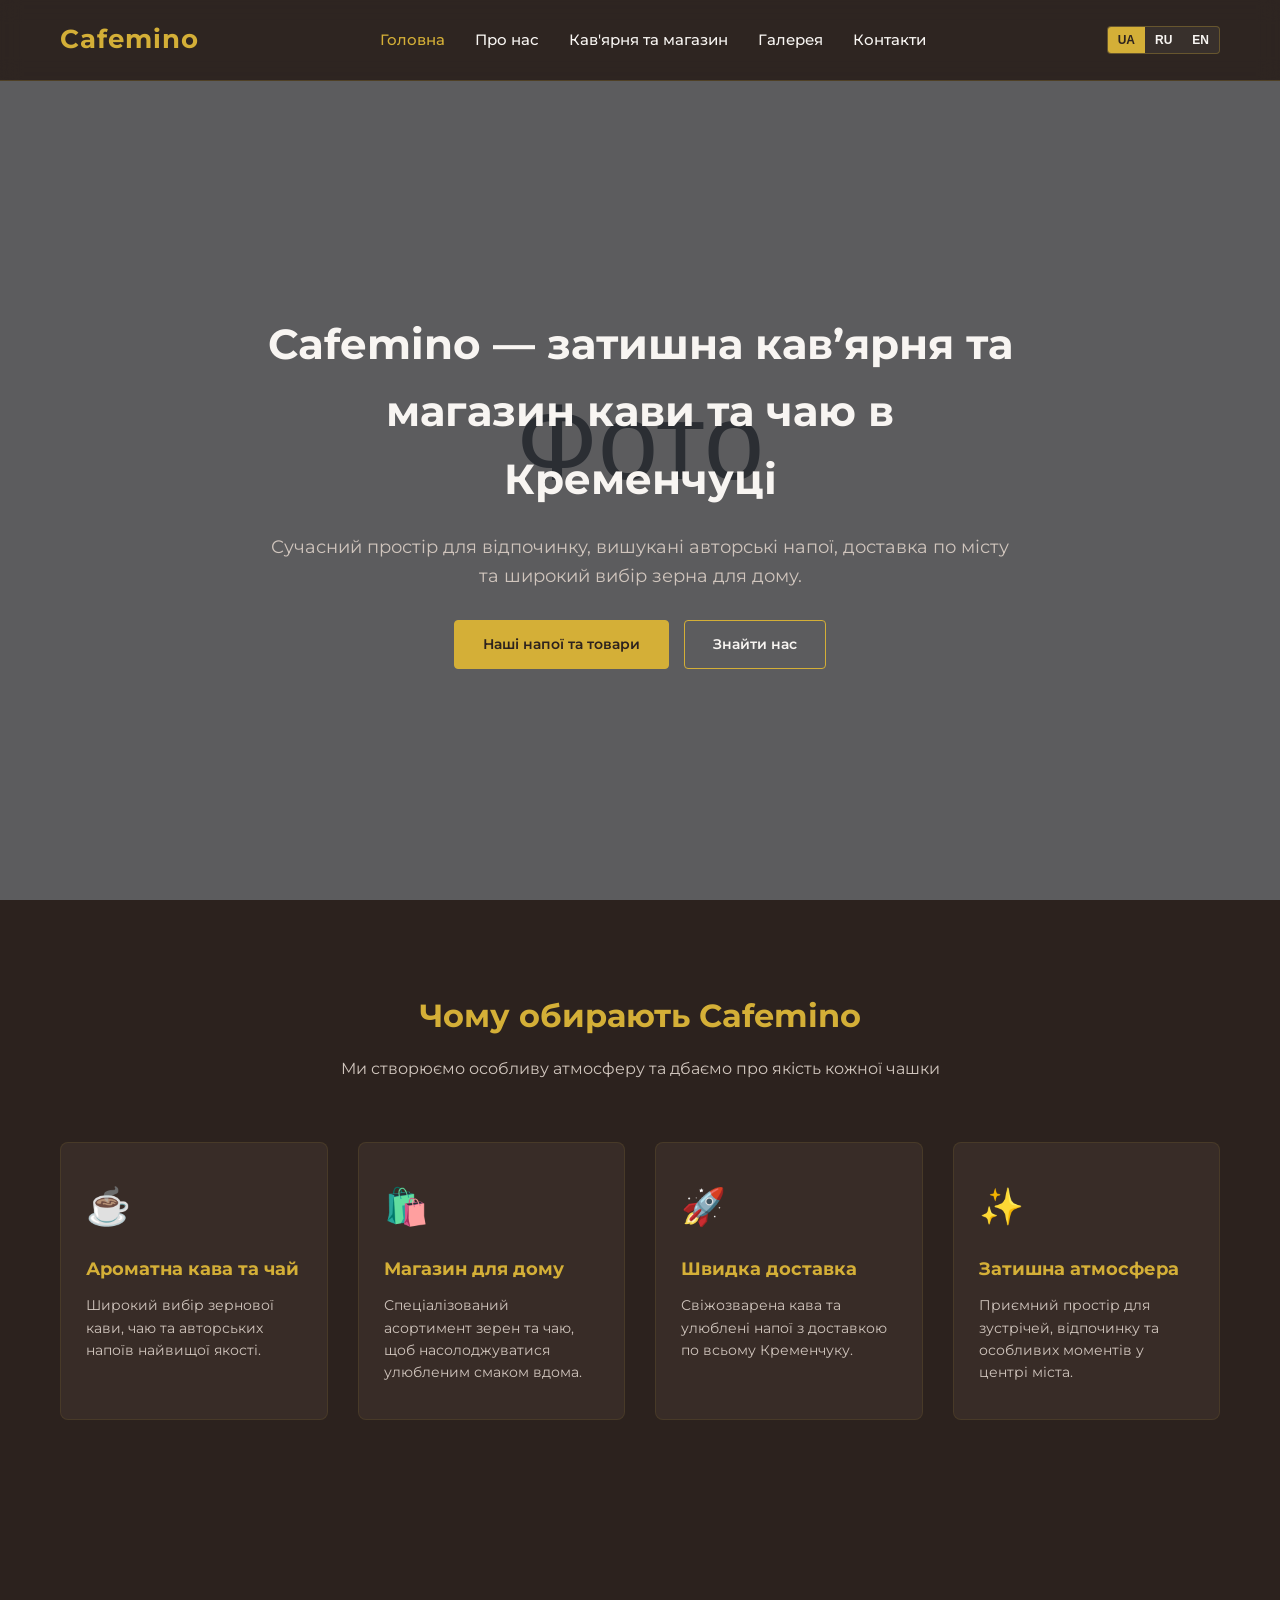
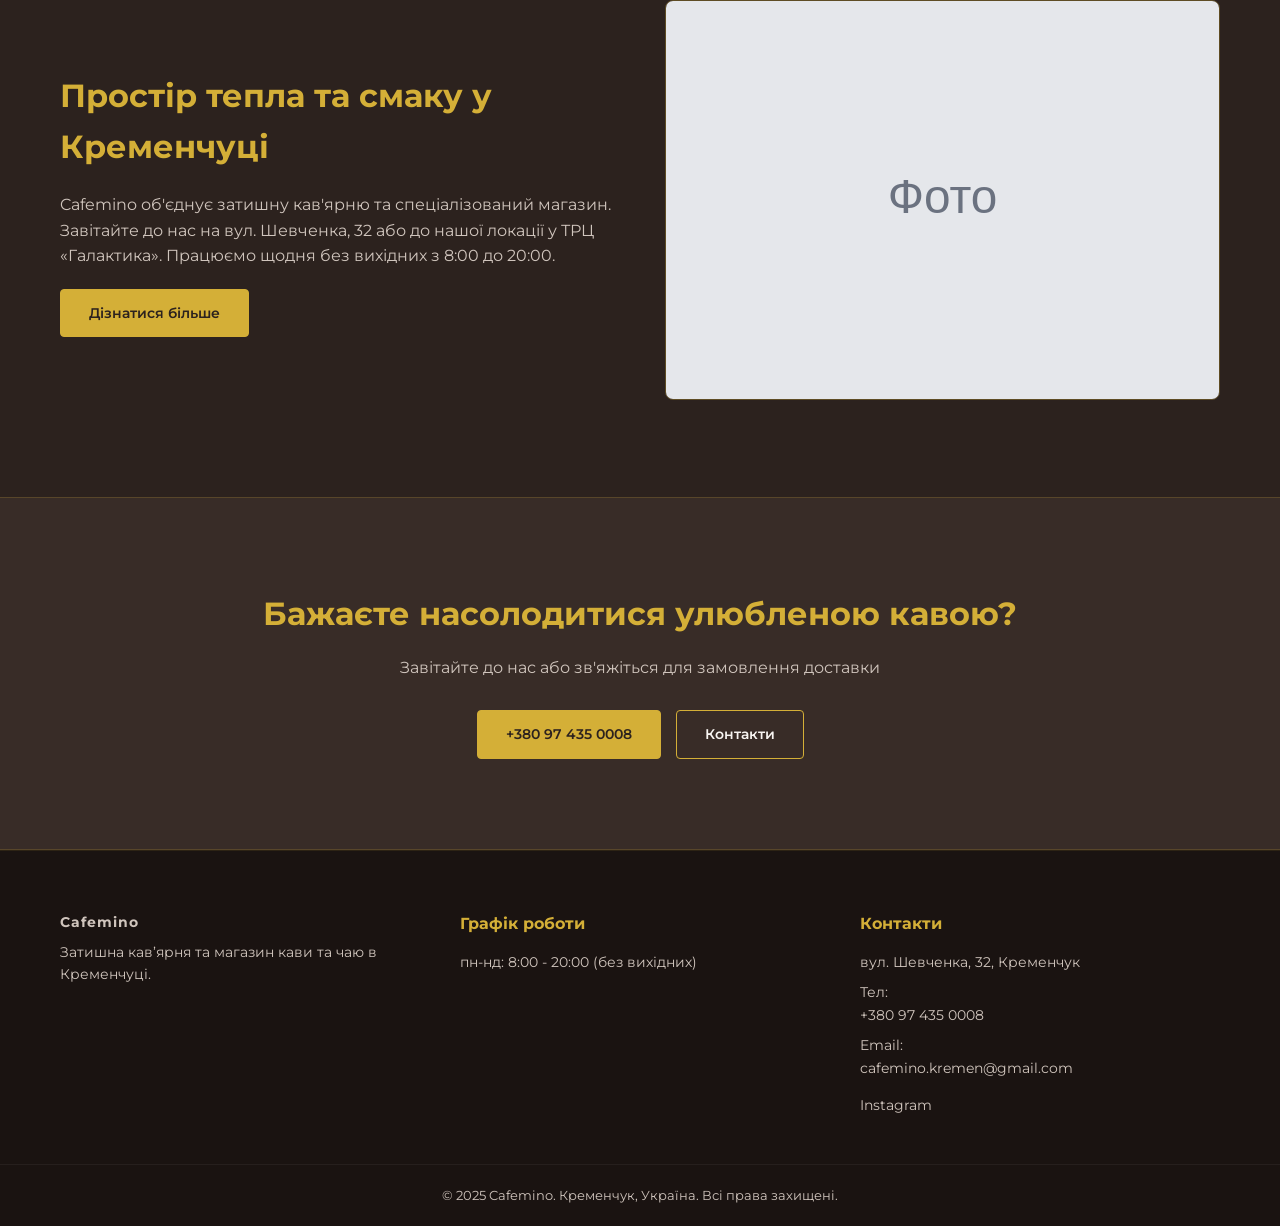
<file: index.html>
<!DOCTYPE html>
<html lang="uk">
<head>
    <meta charset="UTF-8">
    <meta name="viewport" content="width=device-width, initial-scale=1.0">
    <title>Cafemino — Кав’ярня та магазин кави та чаю в Кременчуці</title>
    <link rel="preconnect" href="https://fonts.googleapis.com">
    <link rel="preconnect" href="https://fonts.gstatic.com" crossorigin>
    <link href="https://fonts.googleapis.com/css2?family=Montserrat:wght@300;400;500;600;700&display=swap" rel="stylesheet">
    <link rel="stylesheet" href="assets/style.css">
</head>
<body>
    <header class="site-header">
        <div class="container header-container">
            <a href="index.html" class="logo">Cafemino</a>
            <nav class="main-nav">
                <ul>
                    <li><a href="index.html" class="active" data-i18n="nav_home">Головна</a></li>
                    <li><a href="about.html" data-i18n="nav_about">Про нас</a></li>
                    <li><a href="services.html" data-i18n="nav_services">Кав'ярня та магазин</a></li>
                    <li><a href="gallery.html" data-i18n="nav_gallery">Галерея</a></li>
                    <li><a href="contacts.html" data-i18n="nav_contacts">Контакти</a></li>
                </ul>
            </nav>
            <div class="header-actions">
                <div class="lang-switcher">
                    <button data-lang="uk" class="lang-btn active">UA</button>
                    <button data-lang="ru" class="lang-btn">RU</button>
                    <button data-lang="en" class="lang-btn">EN</button>
                </div>
                <button class="mobile-menu-toggle" aria-label="Menu">
                    <span></span>
                    <span></span>
                    <span></span>
                </button>
            </div>
        </div>
    </header>

    <main>
        <section class="hero">
            <div class="hero-bg">
                <img src="images/photo-01.svg" alt="Cafemino інтер'єр кав'ярні в Кременчуці" loading="eager">
            </div>
            <div class="container hero-content">
                <h1 data-i18n="hero_title">Cafemino — затишна кав’ярня та магазин кави та чаю в Кременчуці</h1>
                <p data-i18n="hero_subtitle">Сучасний простір для відпочинку, вишукані авторські напої, доставка по місту та широкий вибір зерна для дому.</p>
                <div class="hero-buttons">
                    <a href="services.html" class="btn btn-primary" data-i18n="btn_menu">Наші напої та товари</a>
                    <a href="contacts.html" class="btn btn-outline" data-i18n="btn_contacts">Знайти нас</a>
                </div>
            </div>
        </section>

        <section class="section features-section">
            <div class="container">
                <div class="section-header">
                    <h2 data-i18n="features_title">Чому обирають Cafemino</h2>
                    <p data-i18n="features_subtitle">Ми створюємо особливу атмосферу та дбаємо про якість кожної чашки</p>
                </div>
                <div class="features-grid">
                    <div class="feature-card">
                        <div class="feature-icon">☕</div>
                        <h3 data-i18n="feat_1_title">Ароматна кава та чай</h3>
                        <p data-i18n="feat_1_desc">Широкий вибір зернової кави, чаю та авторських напоїв найвищої якості.</p>
                    </div>
                    <div class="feature-card">
                        <div class="feature-icon">🛍️</div>
                        <h3 data-i18n="feat_2_title">Магазин для дому</h3>
                        <p data-i18n="feat_2_desc">Спеціалізований асортимент зерен та чаю, щоб насолоджуватися улюбленим смаком вдома.</p>
                    </div>
                    <div class="feature-card">
                        <div class="feature-icon">🚀</div>
                        <h3 data-i18n="feat_3_title">Швидка доставка</h3>
                        <p data-i18n="feat_3_desc">Свіжозварена кава та улюблені напої з доставкою по всьому Кременчуку.</p>
                    </div>
                    <div class="feature-card">
                        <div class="feature-icon">✨</div>
                        <h3 data-i18n="feat_4_title">Затишна атмосфера</h3>
                        <p data-i18n="feat_4_desc">Приємний простір для зустрічей, відпочинку та особливих моментів у центрі міста.</p>
                    </div>
                </div>
            </div>
        </section>

        <section class="section about-preview">
            <div class="container about-preview-container">
                <div class="about-preview-text">
                    <h2 data-i18n="about_prev_title">Простір тепла та смаку у Кременчуці</h2>
                    <p data-i18n="about_prev_desc">Cafemino об'єднує затишну кав'ярню та спеціалізований магазин. Завітайте до нас на вул. Шевченка, 32 або до нашої локації у ТРЦ «Галактика». Працюємо щодня без вихідних з 8:00 до 20:00.</p>
                    <a href="about.html" class="btn btn-primary" data-i18n="btn_read_more">Дізнатися більше</a>
                </div>
                <div class="about-preview-image">
                    <img src="images/photo-02.svg" alt="Cafemino інтер'єр" loading="lazy">
                </div>
            </div>
        </section>

        <section class="section cta-section">
            <div class="container cta-container">
                <h2 data-i18n="cta_title">Бажаєте насолодитися улюбленою кавою?</h2>
                <p data-i18n="cta_desc">Завітайте до нас або зв'яжіться для замовлення доставки</p>
                <div class="cta-buttons">
                    <a href="tel:+380974350008" class="btn btn-primary">+380 97 435 0008</a>
                    <a href="contacts.html" class="btn btn-outline" data-i18n="nav_contacts">Контакти</a>
                </div>
            </div>
        </section>
    </main>

    <footer class="site-footer">
        <div class="container footer-container">
            <div class="footer-col">
                <a href="index.html" class="logo">Cafemino</a>
                <p data-i18n="footer_slogan">Затишна кав’ярня та магазин кави та чаю в Кременчуці.</p>
            </div>
            <div class="footer-col">
                <h4 data-i18n="footer_hours_title">Графік роботи</h4>
                <p>пн-нд: 8:00 - 20:00 (без вихідних)</p>
            </div>
            <div class="footer-col">
                <h4 data-i18n="footer_contacts_title">Контакти</h4>
                <p>вул. Шевченка, 32, Кременчук</p>
                <p>Тел: <a href="tel:+380974350008">+380 97 435 0008</a></p>
                <p>Email: <a href="mailto:cafemino.kremen@gmail.com">cafemino.kremen@gmail.com</a></p>
                <div class="social-links">
                    <a href="https://www.instagram.com/cafemino.bar/" target="_blank" rel="noopener">Instagram</a>
                </div>
            </div>
        </div>
        <div class="footer-bottom">
            <div class="container">
                <p>&copy; 2025 Cafemino. Кременчук, Україна. <span data-i18n="all_rights">Всі права захищені.</span></p>
            </div>
        </div>
    </footer>

    <script src="assets/script.js"></script>
</body>
</html>
</file>
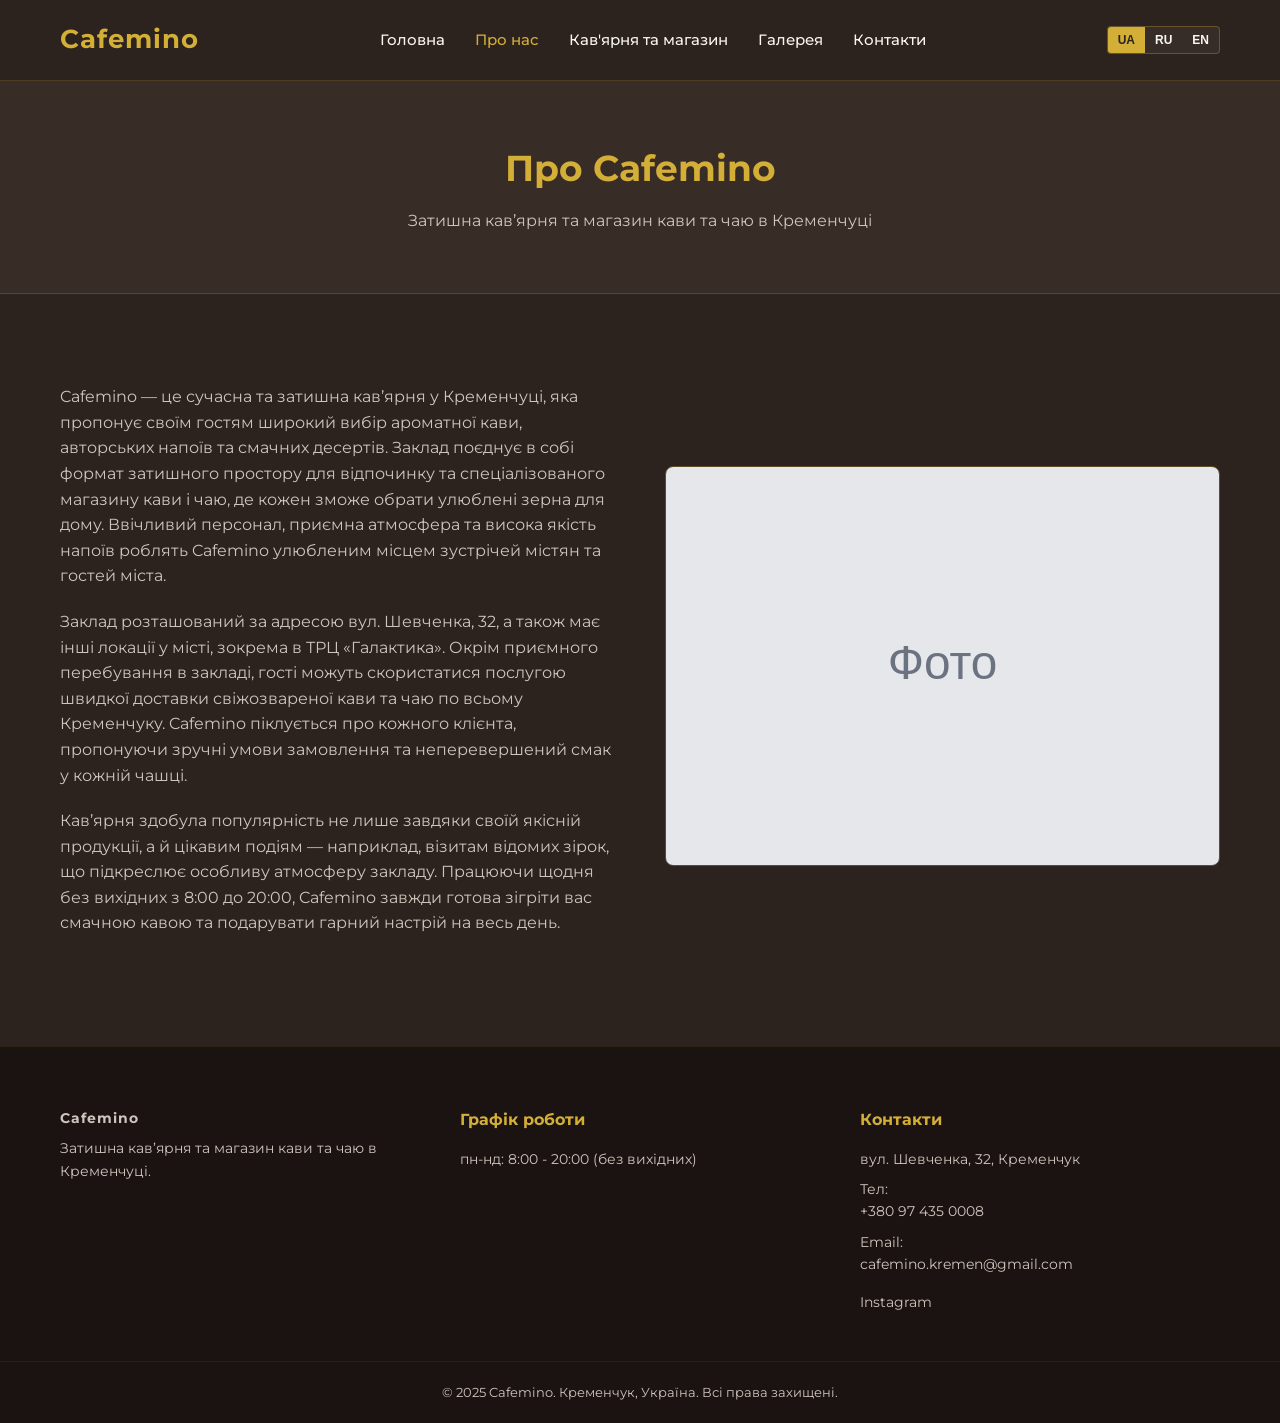
<file: about.html>
<!DOCTYPE html>
<html lang="uk">
<head>
    <meta charset="UTF-8">
    <meta name="viewport" content="width=device-width, initial-scale=1.0">
    <title>Про нас — Cafemino</title>
    <link rel="preconnect" href="https://fonts.googleapis.com">
    <link rel="preconnect" href="https://fonts.gstatic.com" crossorigin>
    <link href="https://fonts.googleapis.com/css2?family=Montserrat:wght@300;400;500;600;700&display=swap" rel="stylesheet">
    <link rel="stylesheet" href="assets/style.css">
</head>
<body>
    <header class="site-header">
        <div class="container header-container">
            <a href="index.html" class="logo">Cafemino</a>
            <nav class="main-nav">
                <ul>
                    <li><a href="index.html" data-i18n="nav_home">Головна</a></li>
                    <li><a href="about.html" class="active" data-i18n="nav_about">Про нас</a></li>
                    <li><a href="services.html" data-i18n="nav_services">Кав'ярня та магазин</a></li>
                    <li><a href="gallery.html" data-i18n="nav_gallery">Галерея</a></li>
                    <li><a href="contacts.html" data-i18n="nav_contacts">Контакти</a></li>
                </ul>
            </nav>
            <div class="header-actions">
                <div class="lang-switcher">
                    <button data-lang="uk" class="lang-btn active">UA</button>
                    <button data-lang="ru" class="lang-btn">RU</button>
                    <button data-lang="en" class="lang-btn">EN</button>
                </div>
                <button class="mobile-menu-toggle" aria-label="Menu">
                    <span></span>
                    <span></span>
                    <span></span>
                </button>
            </div>
        </div>
    </header>

    <main>
        <section class="page-header">
            <div class="container">
                <h1 data-i18n="about_page_title">Про Cafemino</h1>
                <p data-i18n="about_page_subtitle">Затишна кав’ярня та магазин кави та чаю в Кременчуці</p>
            </div>
        </section>

        <section class="section about-content-section">
            <div class="container">
                <div class="about-grid">
                    <div class="about-text-content">
                        <p data-i18n="about_p1">Cafemino — це сучасна та затишна кав’ярня у Кременчуці, яка пропонує своїм гостям широкий вибір ароматної кави, авторських напоїв та смачних десертів. Заклад поєднує в собі формат затишного простору для відпочинку та спеціалізованого магазину кави і чаю, де кожен зможе обрати улюблені зерна для дому. Ввічливий персонал, приємна атмосфера та висока якість напоїв роблять Cafemino улюбленим місцем зустрічей містян та гостей міста.</p>
                        <p data-i18n="about_p2">Заклад розташований за адресою вул. Шевченка, 32, а також має інші локації у місті, зокрема в ТРЦ «Галактика». Окрім приємного перебування в закладі, гості можуть скористатися послугою швидкої доставки свіжозвареної кави та чаю по всьому Кременчуку. Cafemino піклується про кожного клієнта, пропонуючи зручні умови замовлення та неперевершений смак у кожній чашці.</p>
                        <p data-i18n="about_p3">Кав’ярня здобула популярність не лише завдяки своїй якісній продукції, а й цікавим подіям — наприклад, візитам відомих зірок, що підкреслює особливу атмосферу закладу. Працюючи щодня без вихідних з 8:00 до 20:00, Cafemino завжди готова зігріти вас смачною кавою та подарувати гарний настрій на весь день.</p>
                    </div>
                    <div class="about-image-content">
                        <img src="images/photo-03.svg" alt="Cafemino атмосфера" loading="lazy">
                    </div>
                </div>
            </div>
        </section>
    </main>

    <footer class="site-footer">
        <div class="container footer-container">
            <div class="footer-col">
                <a href="index.html" class="logo">Cafemino</a>
                <p data-i18n="footer_slogan">Затишна кав’ярня та магазин кави та чаю в Кременчуці.</p>
            </div>
            <div class="footer-col">
                <h4 data-i18n="footer_hours_title">Графік роботи</h4>
                <p>пн-нд: 8:00 - 20:00 (без вихідних)</p>
            </div>
            <div class="footer-col">
                <h4 data-i18n="footer_contacts_title">Контакти</h4>
                <p>вул. Шевченка, 32, Кременчук</p>
                <p>Тел: <a href="tel:+380974350008">+380 97 435 0008</a></p>
                <p>Email: <a href="mailto:cafemino.kremen@gmail.com">cafemino.kremen@gmail.com</a></p>
                <div class="social-links">
                    <a href="https://www.instagram.com/cafemino.bar/" target="_blank" rel="noopener">Instagram</a>
                </div>
            </div>
        </div>
        <div class="footer-bottom">
            <div class="container">
                <p>&copy; 2025 Cafemino. Кременчук, Україна. <span data-i18n="all_rights">Всі права захищені.</span></p>
            </div>
        </div>
    </footer>

    <script src="assets/script.js"></script>
</body>
</html>
</file>
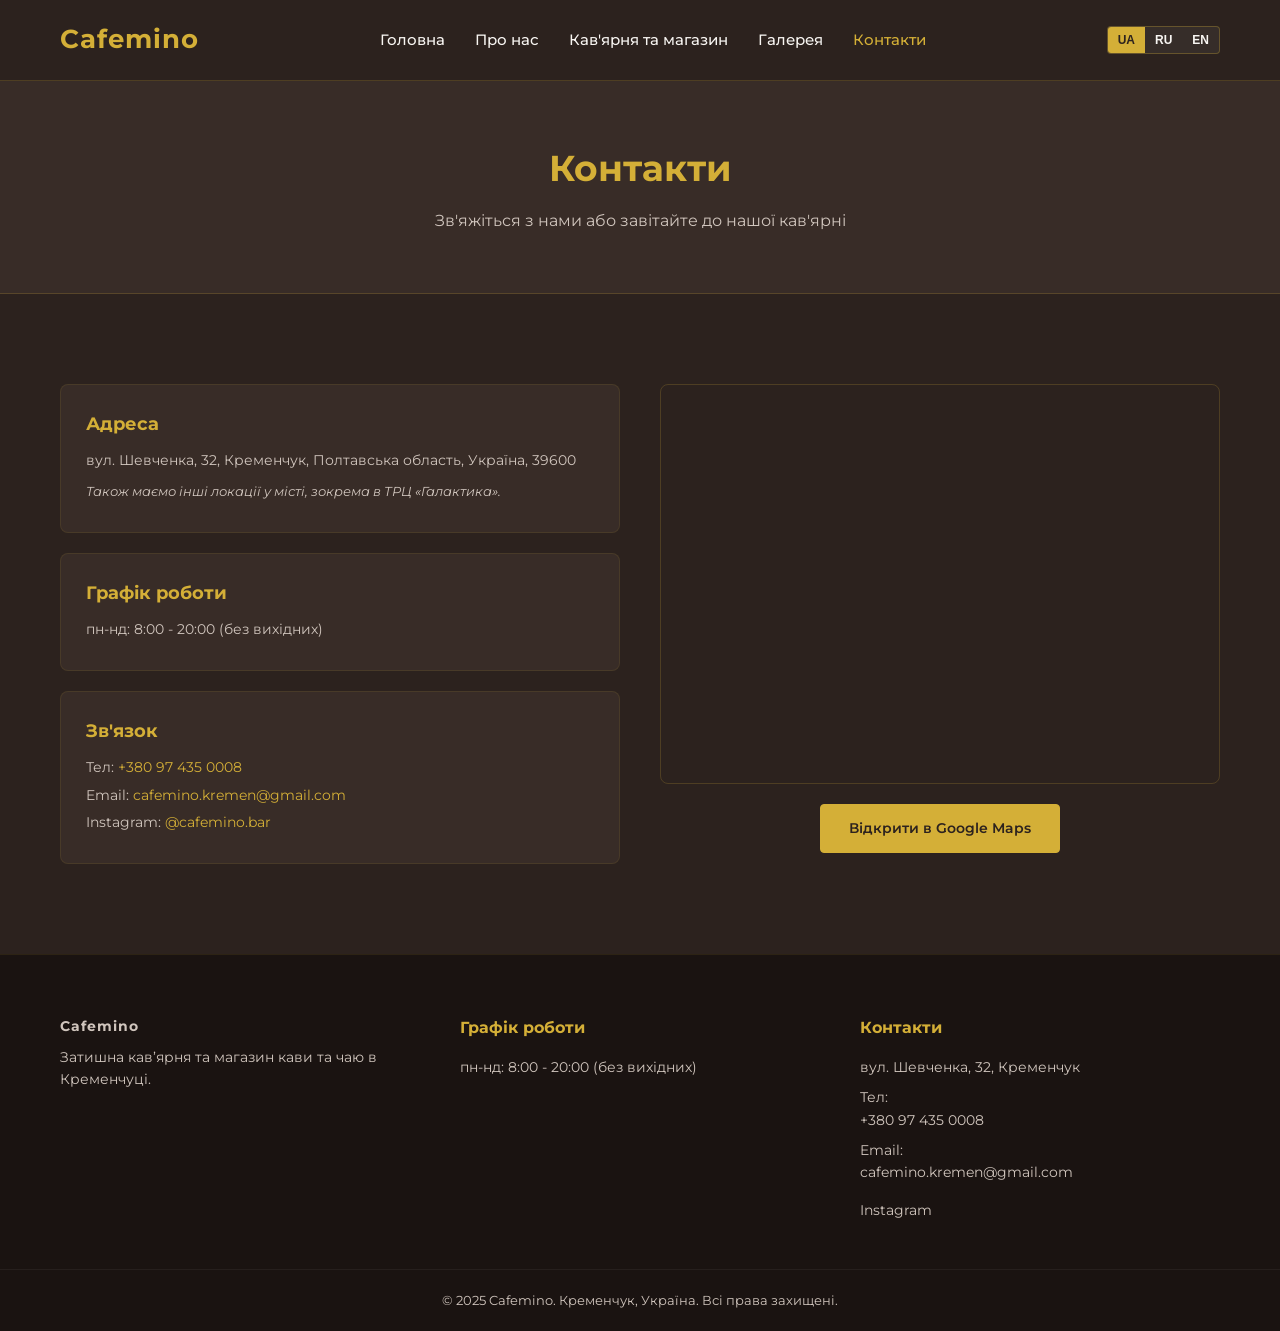
<file: contacts.html>
<!DOCTYPE html>
<html lang="uk">
<head>
    <meta charset="UTF-8">
    <meta name="viewport" content="width=device-width, initial-scale=1.0">
    <title>Контакти — Cafemino</title>
    <link rel="preconnect" href="https://fonts.googleapis.com">
    <link rel="preconnect" href="https://fonts.gstatic.com" crossorigin>
    <link href="https://fonts.googleapis.com/css2?family=Montserrat:wght@300;400;500;600;700&display=swap" rel="stylesheet">
    <link rel="stylesheet" href="assets/style.css">
</head>
<body>
    <header class="site-header">
        <div class="container header-container">
            <a href="index.html" class="logo">Cafemino</a>
            <nav class="main-nav">
                <ul>
                    <li><a href="index.html" data-i18n="nav_home">Головна</a></li>
                    <li><a href="about.html" data-i18n="nav_about">Про нас</a></li>
                    <li><a href="services.html" data-i18n="nav_services">Кав'ярня та магазин</a></li>
                    <li><a href="gallery.html" data-i18n="nav_gallery">Галерея</a></li>
                    <li><a href="contacts.html" class="active" data-i18n="nav_contacts">Контакти</a></li>
                </ul>
            </nav>
            <div class="header-actions">
                <div class="lang-switcher">
                    <button data-lang="uk" class="lang-btn active">UA</button>
                    <button data-lang="ru" class="lang-btn">RU</button>
                    <button data-lang="en" class="lang-btn">EN</button>
                </div>
                <button class="mobile-menu-toggle" aria-label="Menu">
                    <span></span>
                    <span></span>
                    <span></span>
                </button>
            </div>
        </div>
    </header>

    <main>
        <section class="page-header">
            <div class="container">
                <h1 data-i18n="contacts_page_title">Контакти</h1>
                <p data-i18n="contacts_page_subtitle">Зв'яжіться з нами або завітайте до нашої кав'ярні</p>
            </div>
        </section>

        <section class="section contacts-section">
            <div class="container">
                <div class="contacts-grid">
                    <div class="contacts-info">
                        <div class="contact-card">
                            <h3 data-i18n="c_address_title">Адреса</h3>
                            <p>вул. Шевченка, 32, Кременчук, Полтавська область, Україна, 39600</p>
                            <p class="contact-note" data-i18n="c_location_note">Також маємо інші локації у місті, зокрема в ТРЦ «Галактика».</p>
                        </div>
                        <div class="contact-card">
                            <h3 data-i18n="c_hours_title">Графік роботи</h3>
                            <p>пн-нд: 8:00 - 20:00 (без вихідних)</p>
                        </div>
                        <div class="contact-card">
                            <h3 data-i18n="c_phones_title">Зв'язок</h3>
                            <p>Тел: <a href="tel:+380974350008">+380 97 435 0008</a></p>
                            <p>Email: <a href="mailto:cafemino.kremen@gmail.com">cafemino.kremen@gmail.com</a></p>
                            <p>Instagram: <a href="https://www.instagram.com/cafemino.bar/" target="_blank" rel="noopener">@cafemino.bar</a></p>
                        </div>
                    </div>
                    <div class="contacts-map">
                        <div class="map-wrapper">
                            <iframe src="https://www.google.com/maps/embed?pb=!1m18!1m12!1m3!1d2605.5!2d33.4!3d49.06!2m3!1f0!2f0!3f0!3m2!1i1024!2i768!4f13.1!3m3!1m2!1s0x0%3A0x0!2z0LLRg9C7Li Шувченка, 32, Кременчук!5e0!3m2!1suk!2sua!4v1!5m2!1suk!2sua" width="100%" height="100%" style="border:0;" allowfullscreen="" loading="lazy" title="Cafemino на мапі"></iframe>
                        </div>
                        <div class="map-link-btn">
                            <a href="https://www.google.com/maps/search/?api=1&query=Cafemino+Кременчук+Шевченка+32" target="_blank" rel="noopener" class="btn btn-primary" data-i18n="btn_open_maps">Відкрити в Google Maps</a>
                        </div>
                    </div>
                </div>
            </div>
        </section>
    </main>

    <footer class="site-footer">
        <div class="container footer-container">
            <div class="footer-col">
                <a href="index.html" class="logo">Cafemino</a>
                <p data-i18n="footer_slogan">Затишна кав’ярня та магазин кави та чаю в Кременчуці.</p>
            </div>
            <div class="footer-col">
                <h4 data-i18n="footer_hours_title">Графік роботи</h4>
                <p>пн-нд: 8:00 - 20:00 (без вихідних)</p>
            </div>
            <div class="footer-col">
                <h4 data-i18n="footer_contacts_title">Контакти</h4>
                <p>вул. Шевченка, 32, Кременчук</p>
                <p>Тел: <a href="tel:+380974350008">+380 97 435 0008</a></p>
                <p>Email: <a href="mailto:cafemino.kremen@gmail.com">cafemino.kremen@gmail.com</a></p>
                <div class="social-links">
                    <a href="https://www.instagram.com/cafemino.bar/" target="_blank" rel="noopener">Instagram</a>
                </div>
            </div>
        </div>
        <div class="footer-bottom">
            <div class="container">
                <p>&copy; 2025 Cafemino. Кременчук, Україна. <span data-i18n="all_rights">Всі права захищені.</span></p>
            </div>
        </div>
    </footer>

    <script src="assets/script.js"></script>
</body>
</html>
</file>
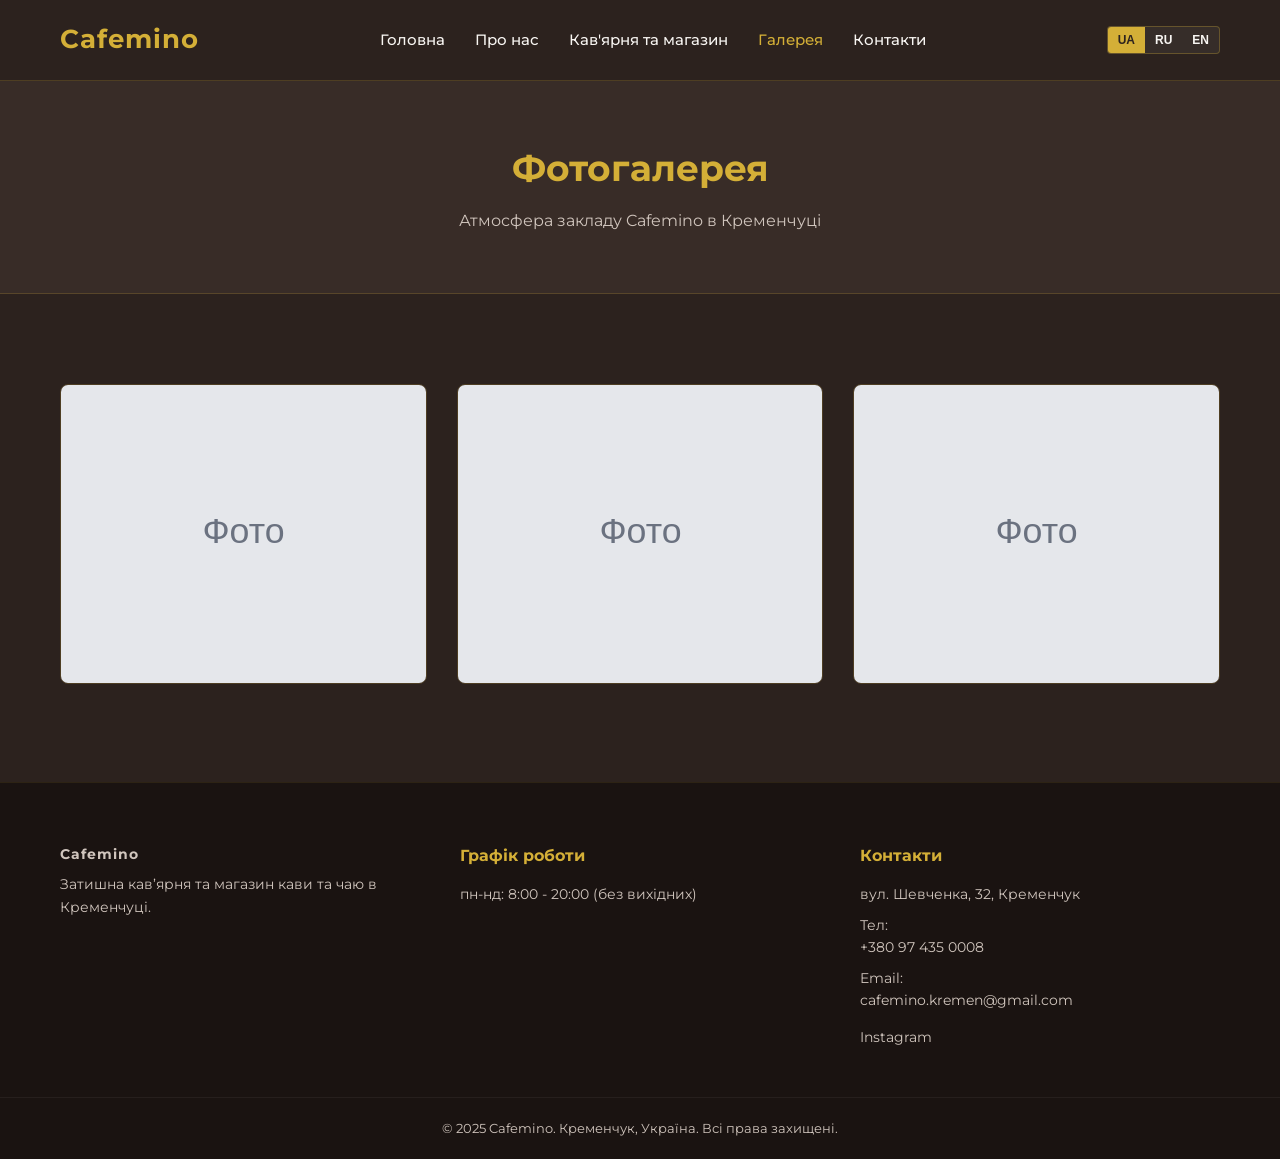
<file: gallery.html>
<!DOCTYPE html>
<html lang="uk">
<head>
    <meta charset="UTF-8">
    <meta name="viewport" content="width=device-width, initial-scale=1.0">
    <title>Галерея — Cafemino</title>
    <link rel="preconnect" href="https://fonts.googleapis.com">
    <link rel="preconnect" href="https://fonts.gstatic.com" crossorigin>
    <link href="https://fonts.googleapis.com/css2?family=Montserrat:wght@300;400;500;600;700&display=swap" rel="stylesheet">
    <link rel="stylesheet" href="assets/style.css">
</head>
<body>
    <header class="site-header">
        <div class="container header-container">
            <a href="index.html" class="logo">Cafemino</a>
            <nav class="main-nav">
                <ul>
                    <li><a href="index.html" data-i18n="nav_home">Головна</a></li>
                    <li><a href="about.html" data-i18n="nav_about">Про нас</a></li>
                    <li><a href="services.html" data-i18n="nav_services">Кав'ярня та магазин</a></li>
                    <li><a href="gallery.html" class="active" data-i18n="nav_gallery">Галерея</a></li>
                    <li><a href="contacts.html" data-i18n="nav_contacts">Контакти</a></li>
                </ul>
            </nav>
            <div class="header-actions">
                <div class="lang-switcher">
                    <button data-lang="uk" class="lang-btn active">UA</button>
                    <button data-lang="ru" class="lang-btn">RU</button>
                    <button data-lang="en" class="lang-btn">EN</button>
                </div>
                <button class="mobile-menu-toggle" aria-label="Menu">
                    <span></span>
                    <span></span>
                    <span></span>
                </button>
            </div>
        </div>
    </header>

    <main>
        <section class="page-header">
            <div class="container">
                <h1 data-i18n="gallery_page_title">Фотогалерея</h1>
                <p data-i18n="gallery_page_subtitle">Атмосфера закладу Cafemino в Кременчуці</p>
            </div>
        </section>

        <section class="section gallery-section">
            <div class="container">
                <div class="gallery-grid">
                    <div class="gallery-item">
                        <img src="images/photo-01.svg" alt="Cafemino інтер'єр кав'ярні" loading="lazy">
                    </div>
                    <div class="gallery-item">
                        <img src="images/photo-02.svg" alt="Cafemino кава та напої" loading="lazy">
                    </div>
                    <div class="gallery-item">
                        <img src="images/photo-03.svg" alt="Cafemino магазин кави та чаю" loading="lazy">
                    </div>
                </div>
            </div>
        </section>
    </main>

    <footer class="site-footer">
        <div class="container footer-container">
            <div class="footer-col">
                <a href="index.html" class="logo">Cafemino</a>
                <p data-i18n="footer_slogan">Затишна кав’ярня та магазин кави та чаю в Кременчуці.</p>
            </div>
            <div class="footer-col">
                <h4 data-i18n="footer_hours_title">Графік роботи</h4>
                <p>пн-нд: 8:00 - 20:00 (без вихідних)</p>
            </div>
            <div class="footer-col">
                <h4 data-i18n="footer_contacts_title">Контакти</h4>
                <p>вул. Шевченка, 32, Кременчук</p>
                <p>Тел: <a href="tel:+380974350008">+380 97 435 0008</a></p>
                <p>Email: <a href="mailto:cafemino.kremen@gmail.com">cafemino.kremen@gmail.com</a></p>
                <div class="social-links">
                    <a href="https://www.instagram.com/cafemino.bar/" target="_blank" rel="noopener">Instagram</a>
                </div>
            </div>
        </div>
        <div class="footer-bottom">
            <div class="container">
                <p>&copy; 2025 Cafemino. Кременчук, Україна. <span data-i18n="all_rights">Всі права захищені.</span></p>
            </div>
        </div>
    </footer>

    <script src="assets/script.js"></script>
</body>
</html>
</file>
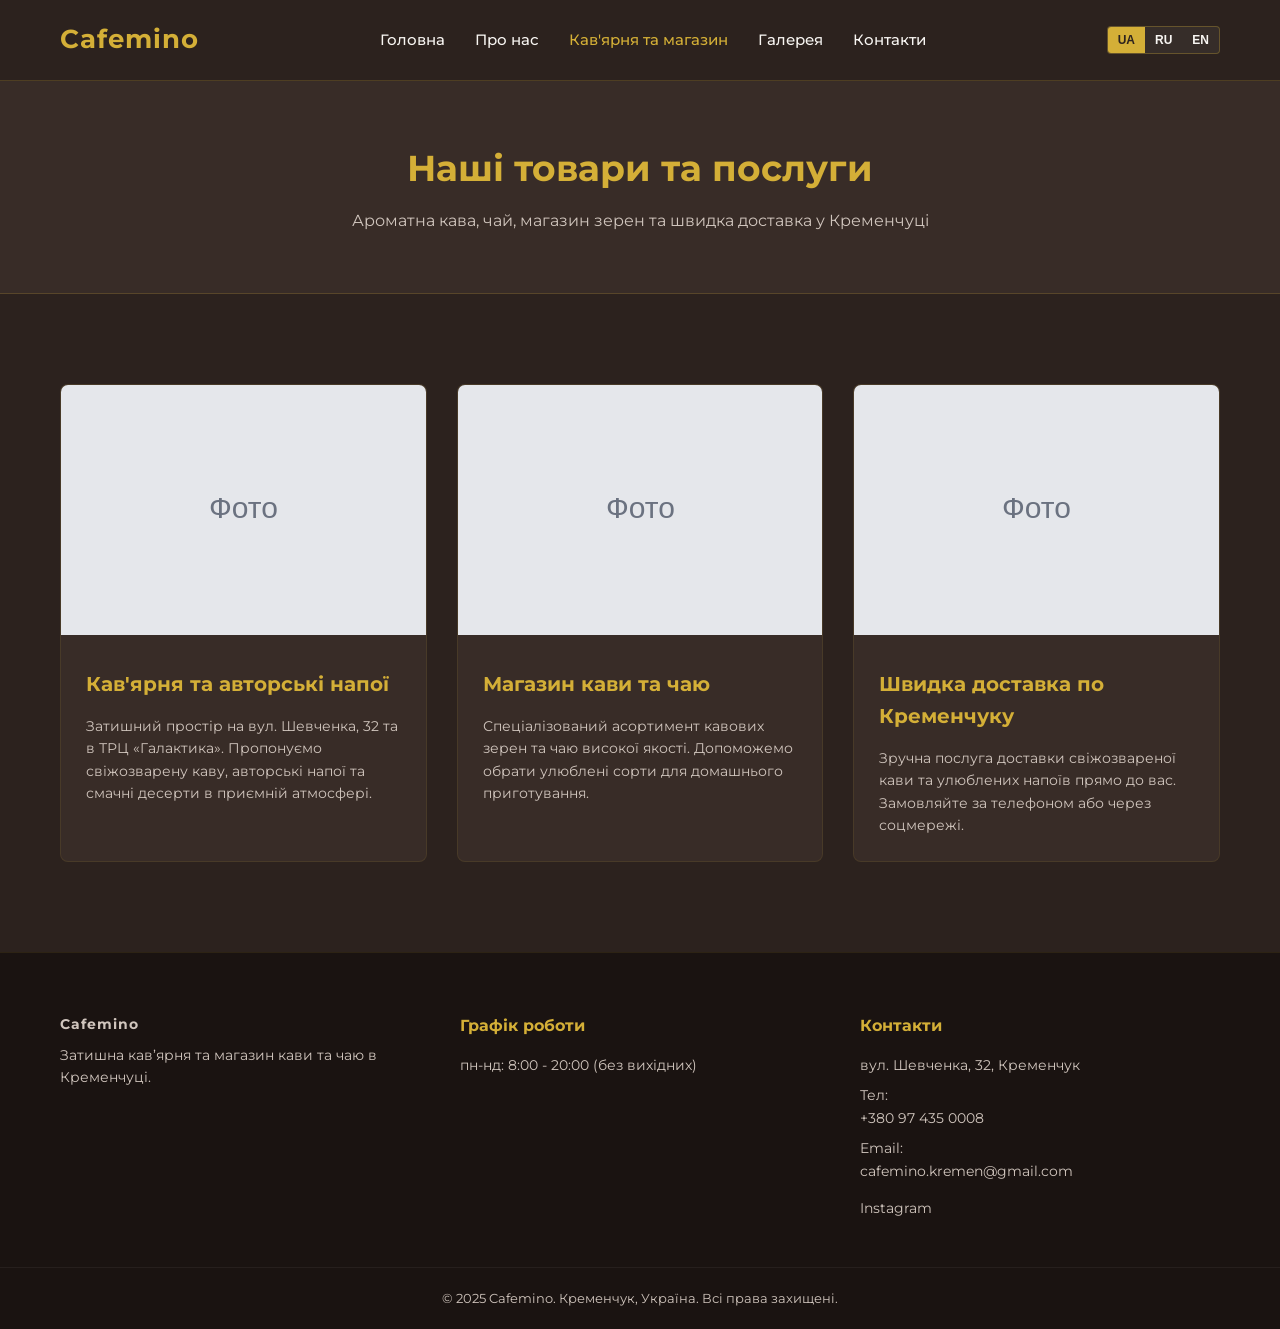
<file: services.html>
<!DOCTYPE html>
<html lang="uk">
<head>
    <meta charset="UTF-8">
    <meta name="viewport" content="width=device-width, initial-scale=1.0">
    <title>Кав’ярня та магазин — Cafemino</title>
    <link rel="preconnect" href="https://fonts.googleapis.com">
    <link rel="preconnect" href="https://fonts.gstatic.com" crossorigin>
    <link href="https://fonts.googleapis.com/css2?family=Montserrat:wght@300;400;500;600;700&display=swap" rel="stylesheet">
    <link rel="stylesheet" href="assets/style.css">
</head>
<body>
    <header class="site-header">
        <div class="container header-container">
            <a href="index.html" class="logo">Cafemino</a>
            <nav class="main-nav">
                <ul>
                    <li><a href="index.html" data-i18n="nav_home">Головна</a></li>
                    <li><a href="about.html" data-i18n="nav_about">Про нас</a></li>
                    <li><a href="services.html" class="active" data-i18n="nav_services">Кав'ярня та магазин</a></li>
                    <li><a href="gallery.html" data-i18n="nav_gallery">Галерея</a></li>
                    <li><a href="contacts.html" data-i18n="nav_contacts">Контакти</a></li>
                </ul>
            </nav>
            <div class="header-actions">
                <div class="lang-switcher">
                    <button data-lang="uk" class="lang-btn active">UA</button>
                    <button data-lang="ru" class="lang-btn">RU</button>
                    <button data-lang="en" class="lang-btn">EN</button>
                </div>
                <button class="mobile-menu-toggle" aria-label="Menu">
                    <span></span>
                    <span></span>
                    <span></span>
                </button>
            </div>
        </div>
    </header>

    <main>
        <section class="page-header">
            <div class="container">
                <h1 data-i18n="services_page_title">Наші товари та послуги</h1>
                <p data-i18n="services_page_subtitle">Ароматна кава, чай, магазин зерен та швидка доставка у Кременчуці</p>
            </div>
        </section>

        <section class="section services-list-section">
            <div class="container">
                <div class="services-grid">
                    <div class="service-card">
                        <div class="service-image">
                            <img src="images/photo-04.svg" alt="Кав'ярня Cafemino" loading="lazy">
                        </div>
                        <div class="service-info">
                            <h3 data-i18n="serv_1_title">Кав'ярня та авторські напої</h3>
                            <p data-i18n="serv_1_desc">Затишний простір на вул. Шевченка, 32 та в ТРЦ «Галактика». Пропонуємо свіжозварену каву, авторські напої та смачні десерти в приємній атмосфері.</p>
                        </div>
                    </div>

                    <div class="service-card">
                        <div class="service-image">
                            <img src="images/photo-05.svg" alt="Магазин кави та чаю Cafemino" loading="lazy">
                        </div>
                        <div class="service-info">
                            <h3 data-i18n="serv_2_title">Магазин кави та чаю</h3>
                            <p data-i18n="serv_2_desc">Спеціалізований асортимент кавових зерен та чаю високої якості. Допоможемо обрати улюблені сорти для домашнього приготування.</p>
                        </div>
                    </div>

                    <div class="service-card">
                        <div class="service-image">
                            <img src="images/photo-06.svg" alt="Доставка кави Cafemino" loading="lazy">
                        </div>
                        <div class="service-info">
                            <h3 data-i18n="serv_3_title">Швидка доставка по Кременчуку</h3>
                            <p data-i18n="serv_3_desc">Зручна послуга доставки свіжозвареної кави та улюблених напоїв прямо до вас. Замовляйте за телефоном або через соцмережі.</p>
                        </div>
                    </div>
                </div>
            </div>
        </section>
    </main>

    <footer class="site-footer">
        <div class="container footer-container">
            <div class="footer-col">
                <a href="index.html" class="logo">Cafemino</a>
                <p data-i18n="footer_slogan">Затишна кав’ярня та магазин кави та чаю в Кременчуці.</p>
            </div>
            <div class="footer-col">
                <h4 data-i18n="footer_hours_title">Графік роботи</h4>
                <p>пн-нд: 8:00 - 20:00 (без вихідних)</p>
            </div>
            <div class="footer-col">
                <h4 data-i18n="footer_contacts_title">Контакти</h4>
                <p>вул. Шевченка, 32, Кременчук</p>
                <p>Тел: <a href="tel:+380974350008">+380 97 435 0008</a></p>
                <p>Email: <a href="mailto:cafemino.kremen@gmail.com">cafemino.kremen@gmail.com</a></p>
                <div class="social-links">
                    <a href="https://www.instagram.com/cafemino.bar/" target="_blank" rel="noopener">Instagram</a>
                </div>
            </div>
        </div>
        <div class="footer-bottom">
            <div class="container">
                <p>&copy; 2025 Cafemino. Кременчук, Україна. <span data-i18n="all_rights">Всі права захищені.</span></p>
            </div>
        </div>
    </footer>

    <script src="assets/script.js"></script>
</body>
</html>
</file>
<file: assets/style.css>
:root {
    --bg-primary: #2C221E;
    --accent-gold: #D4AF37;
    --text-light: #F8F5F2;
    --text-muted: #D0C5BD;
    --card-bg: #382C27;
    --header-bg: rgba(44, 34, 30, 0.95);
    --transition: all 0.3s ease;
}

* {
    box-sizing: border-box;
    margin: 0;
    padding: 0;
}

body {
    font-family: 'Montserrat', sans-serif;
    background-color: var(--bg-primary);
    color: var(--text-light);
    line-height: 1.6;
    overflow-x: hidden;
}

a {
    color: inherit;
    text-decoration: none;
    transition: var(--transition);
}

ul {
    list-style: none;
}

.container {
    max-width: 1200px;
    margin: 0 auto;
    padding: 0 20px;
}

/* Header */
.site-header {
    position: fixed;
    top: 0;
    left: 0;
    width: 100%;
    background-color: var(--header-bg);
    backdrop-filter: blur(10px);
    z-index: 1000;
    border-bottom: 1px solid rgba(212, 175, 55, 0.2);
}

.header-container {
    display: flex;
    align-items: center;
    justify-content: space-between;
    height: 80px;
}

.logo {
    font-size: 26px;
    font-weight: 700;
    color: var(--accent-gold);
    letter-spacing: 1px;
}

.main-nav ul {
    display: flex;
    gap: 30px;
}

.main-nav a {
    font-size: 15px;
    font-weight: 500;
    color: var(--text-light);
}

.main-nav a:hover,
.main-nav a.active {
    color: var(--accent-gold);
}

.header-actions {
    display: flex;
    align-items: center;
    gap: 20px;
}

.lang-switcher {
    display: flex;
    background: rgba(255, 255, 255, 0.05);
    border-radius: 4px;
    border: 1px solid rgba(212, 175, 55, 0.3);
    overflow: hidden;
}

.lang-btn {
    background: transparent;
    border: none;
    color: var(--text-light);
    padding: 6px 10px;
    font-size: 12px;
    font-weight: 600;
    cursor: pointer;
    transition: var(--transition);
}

.lang-btn.active,
.lang-btn:hover {
    background-color: var(--accent-gold);
    color: var(--bg-primary);
}

.mobile-menu-toggle {
    display: none;
    flex-direction: column;
    justify-content: space-between;
    width: 30px;
    height: 21px;
    background: transparent;
    border: none;
    cursor: pointer;
}

.mobile-menu-toggle span {
    display: block;
    width: 100%;
    height: 3px;
    background-color: var(--accent-gold);
    border-radius: 2px;
    transition: var(--transition);
}

/* Buttons */
.btn {
    display: inline-block;
    padding: 12px 28px;
    font-size: 14px;
    font-weight: 600;
    border-radius: 4px;
    cursor: pointer;
    transition: var(--transition);
    text-align: center;
}

.btn-primary {
    background-color: var(--accent-gold);
    color: var(--bg-primary);
    border: 1px solid var(--accent-gold);
}

.btn-primary:hover {
    background-color: transparent;
    color: var(--accent-gold);
}

.btn-outline {
    background-color: transparent;
    color: var(--text-light);
    border: 1px solid var(--accent-gold);
}

.btn-outline:hover {
    background-color: var(--accent-gold);
    color: var(--bg-primary);
}

/* Hero */
.hero {
    position: relative;
    height: 100vh;
    display: flex;
    align-items: center;
    justify-content: center;
    text-align: center;
    padding-top: 80px;
}

.hero-bg {
    position: absolute;
    top: 0;
    left: 0;
    width: 100%;
    height: 100%;
    z-index: 1;
}

.hero-bg img {
    width: 100%;
    height: 100%;
    object-fit: cover;
    filter: brightness(0.4);
}

.hero-content {
    position: relative;
    z-index: 2;
    max-width: 800px;
}

.hero-content h1 {
    font-size: 42px;
    font-weight: 700;
    margin-bottom: 20px;
    color: var(--text-light);
}

.hero-content p {
    font-size: 18px;
    color: var(--text-muted);
    margin-bottom: 30px;
}

.hero-buttons {
    display: flex;
    gap: 15px;
    justify-content: center;
}

/* Sections */
.section {
    padding: 90px 0;
}

.section-header {
    text-align: center;
    margin-bottom: 60px;
}

.section-header h2 {
    font-size: 32px;
    color: var(--accent-gold);
    margin-bottom: 15px;
}

.section-header p {
    color: var(--text-muted);
    font-size: 16px;
}

/* Features */
.features-grid {
    display: grid;
    grid-template-columns: repeat(auto-fit, minmax(250px, 1fr));
    gap: 30px;
}

.feature-card {
    background-color: var(--card-bg);
    padding: 35px 25px;
    border-radius: 8px;
    border: 1px solid rgba(212, 175, 55, 0.1);
    transition: var(--transition);
}

.feature-card:hover {
    transform: translateY(-5px);
    border-color: var(--accent-gold);
}

.feature-icon {
    font-size: 36px;
    margin-bottom: 20px;
}

.feature-card h3 {
    font-size: 18px;
    color: var(--accent-gold);
    margin-bottom: 10px;
}

.feature-card p {
    color: var(--text-muted);
    font-size: 14px;
}

/* About Preview & Page */
.about-preview-container,
.about-grid {
    display: grid;
    grid-template-columns: 1fr 1fr;
    gap: 50px;
    align-items: center;
}

.about-preview-text h2,
.about-text-content h2 {
    font-size: 32px;
    color: var(--accent-gold);
    margin-bottom: 20px;
}

.about-preview-text p,
.about-text-content p {
    color: var(--text-muted);
    margin-bottom: 20px;
    font-size: 16px;
}

.about-preview-image img,
.about-image-content img {
    width: 100%;
    height: 400px;
    object-fit: cover;
    border-radius: 8px;
    border: 1px solid rgba(212, 175, 55, 0.3);
}

/* Page Header */
.page-header {
    padding: 140px 0 60px;
    background-color: var(--card-bg);
    text-align: center;
    border-bottom: 1px solid rgba(212, 175, 55, 0.2);
}

.page-header h1 {
    font-size: 36px;
    color: var(--accent-gold);
    margin-bottom: 10px;
}

.page-header p {
    color: var(--text-muted);
}

/* Services Grid */
.services-grid {
    display: grid;
    grid-template-columns: repeat(auto-fit, minmax(300px, 1fr));
    gap: 30px;
}

.service-card {
    background-color: var(--card-bg);
    border-radius: 8px;
    overflow: hidden;
    border: 1px solid rgba(212, 175, 55, 0.1);
    transition: var(--transition);
}

.service-card:hover {
    border-color: var(--accent-gold);
}

.service-image img {
    width: 100%;
    height: 250px;
    object-fit: cover;
}

.service-info {
    padding: 25px;
}

.service-info h3 {
    font-size: 20px;
    color: var(--accent-gold);
    margin-bottom: 15px;
}

.service-info p {
    color: var(--text-muted);
    font-size: 14px;
}

/* Gallery */
.gallery-grid {
    display: grid;
    grid-template-columns: repeat(auto-fit, minmax(350px, 1fr));
    gap: 30px;
}

.gallery-item img {
    width: 100%;
    height: 300px;
    object-fit: cover;
    border-radius: 8px;
    border: 1px solid rgba(212, 175, 55, 0.2);
    transition: var(--transition);
}

.gallery-item img:hover {
    transform: scale(1.02);
}

/* Contacts */
.contacts-grid {
    display: grid;
    grid-template-columns: 1fr 1fr;
    gap: 40px;
}

.contacts-info {
    display: flex;
    flex-direction: column;
    gap: 20px;
}

.contact-card {
    background-color: var(--card-bg);
    padding: 25px;
    border-radius: 8px;
    border: 1px solid rgba(212, 175, 55, 0.1);
}

.contact-card h3 {
    font-size: 18px;
    color: var(--accent-gold);
    margin-bottom: 10px;
}

.contact-card p {
    color: var(--text-muted);
    font-size: 14px;
    margin-bottom: 5px;
}

.contact-card a {
    color: var(--accent-gold);
}

.contact-note {
    font-style: italic;
    margin-top: 10px;
    font-size: 13px !important;
}

.contacts-map {
    display: flex;
    flex-direction: column;
    gap: 20px;
}

.map-wrapper {
    width: 100%;
    height: 400px;
    border-radius: 8px;
    overflow: hidden;
    border: 1px solid rgba(212, 175, 55, 0.2);
}

.map-link-btn {
    text-align: center;
}

/* CTA Section */
.cta-section {
    background-color: var(--card-bg);
    text-align: center;
    border-top: 1px solid rgba(212, 175, 55, 0.2);
    border-bottom: 1px solid rgba(212, 175, 55, 0.2);
}

.cta-container h2 {
    font-size: 32px;
    color: var(--accent-gold);
    margin-bottom: 15px;
}

.cta-container p {
    color: var(--text-muted);
    margin-bottom: 30px;
}

.cta-buttons {
    display: flex;
    gap: 15px;
    justify-content: center;
}

/* Footer */
.site-footer {
    background-color: #1a1311;
    padding: 60px 0 20px;
    border-top: 1px solid rgba(212, 175, 55, 0.1);
}

.footer-container {
    display: grid;
    grid-template-columns: repeat(auto-fit, minmax(250px, 1fr));
    gap: 40px;
    margin-bottom: 40px;
}

.footer-col h4 {
    color: var(--accent-gold);
    font-size: 16px;
    margin-bottom: 15px;
}

.footer-col p,
.footer-col a {
    color: var(--text-muted);
    font-size: 14px;
    margin-bottom: 8px;
    display: block;
}

.footer-col a:hover {
    color: var(--accent-gold);
}

.social-links {
    margin-top: 15px;
}

.footer-bottom {
    text-align: center;
    border-top: 1px solid rgba(255, 255, 255, 0.05);
    padding-top: 20px;
    color: var(--text-muted);
    font-size: 13px;
}

/* Responsive */
@media (max-width: 900px) {
    .main-nav {
        position: fixed;
        top: 80px;
        left: -100%;
        width: 100%;
        height: calc(100vh - 80px);
        background-color: var(--bg-primary);
        flex-direction: column;
        align-items: center;
        justify-content: center;
        transition: var(--transition);
        border-top: 1px solid rgba(212, 175, 55, 0.2);
    }

    .main-nav.open {
        left: 0;
    }

    .main-nav ul {
        flex-direction: column;
        align-items: center;
        gap: 25px;
    }

    .main-nav a {
        font-size: 18px;
    }

    .mobile-menu-toggle {
        display: flex;
    }

    .about-preview-container,
    .about-grid,
    .contacts-grid {
        grid-template-columns: 1fr;
    }

    .hero-content h1 {
        font-size: 32px;
    }
}
</file>
